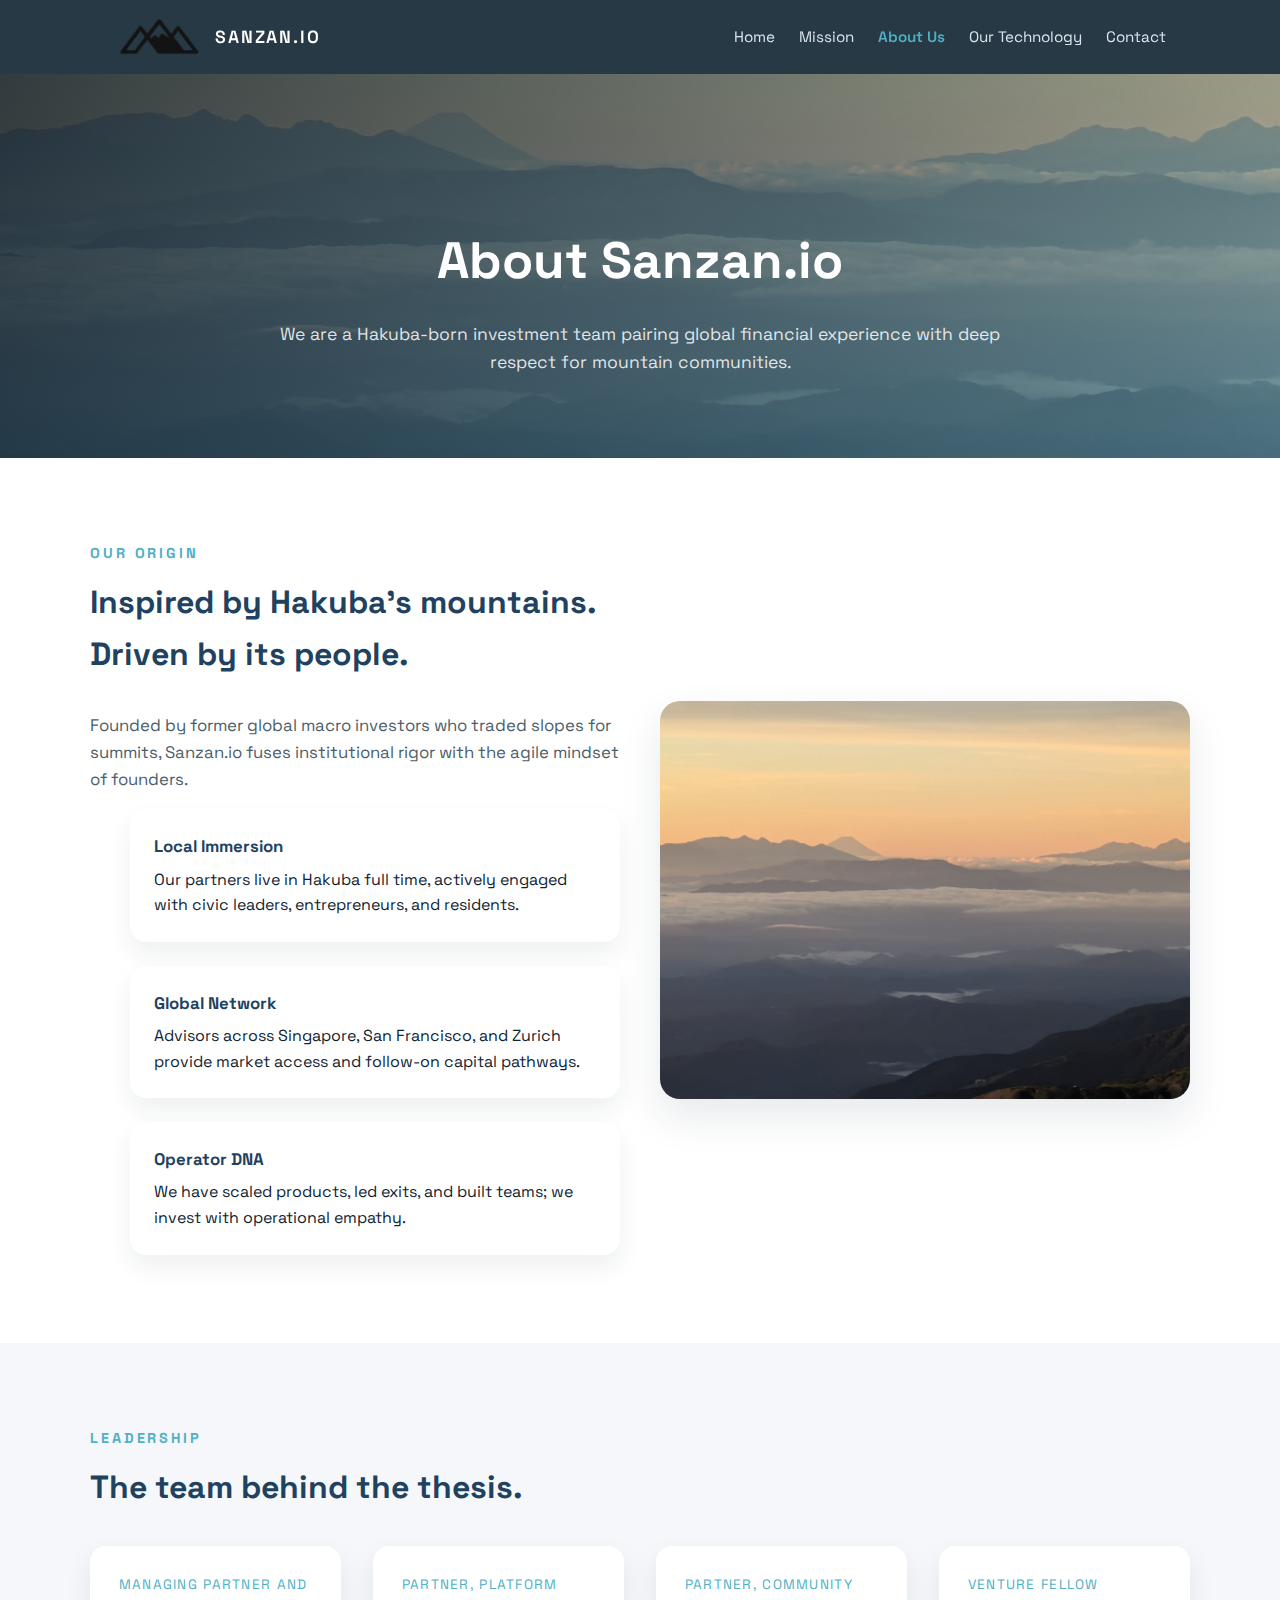
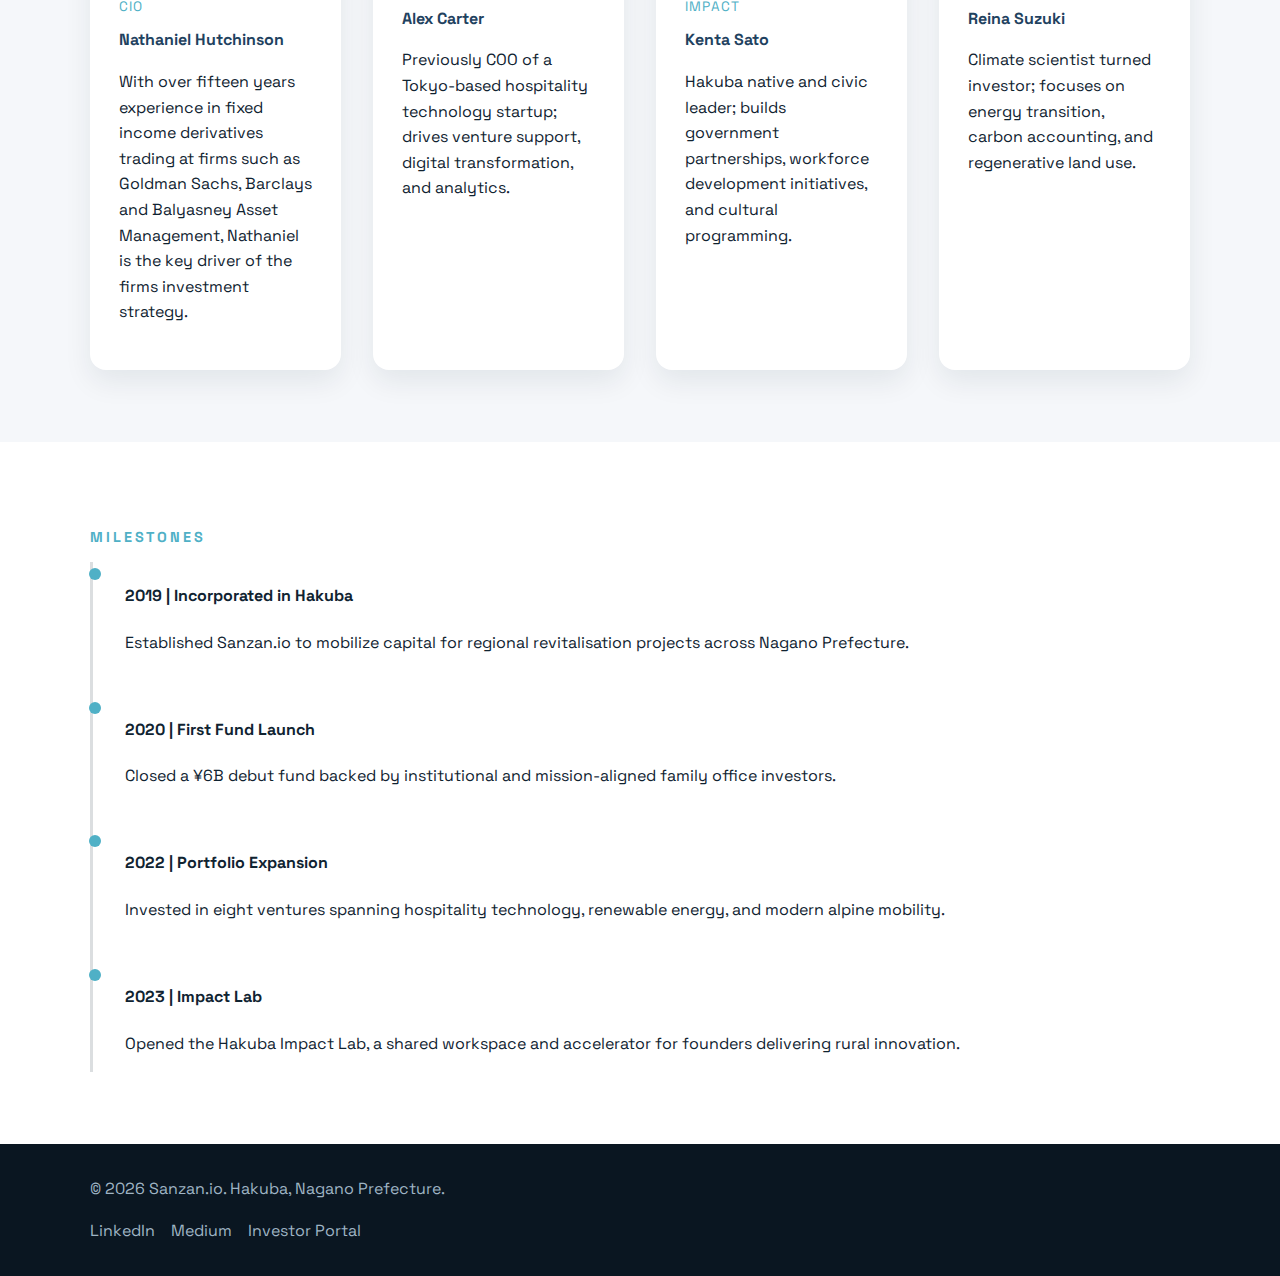
<file: about.html>
<!DOCTYPE html>
<html lang="en">
<head>
  <meta charset="UTF-8">
  <meta name="viewport" content="width=device-width, initial-scale=1.0">
  <title>About Us | Sanzan.io</title>
  <link rel="stylesheet" href="css/style.css">
</head>
<body>
  <header class="header">
    <nav class="navbar">
      <a class="logo" href="index.html">
        <img src="graphics/logo_clear.png" alt="Sanzan.io logo">
        SANZAN.IO
      </a>
      <div class="nav-links">
        <a href="index.html">Home</a>
        <a href="mission.html">Mission</a>
        <a class="active" href="about.html">About Us</a>
        <a href="technology.html">Our Technology</a>
        <a href="contact.html">Contact</a>
      </div>
    </nav>
  </header>

  <main>
    <section class="page-hero">
      <div class="content-wrapper">
        <h1>About Sanzan.io</h1>
        <p>We are a Hakuba-born investment team pairing global financial experience with deep respect for mountain communities.</p>
      </div>
    </section>

    <section class="section alt">
      <div class="content-wrapper two-column">
        <div>
          <h2>Our Origin</h2>
          <h3>Inspired by Hakuba's mountains. Driven by its people.</h3>
          <p class="lead">Founded by former global macro investors who traded slopes for summits, Sanzan.io fuses institutional rigor with the agile mindset of founders.</p>
          <ul class="values-list">
            <li>
              <strong>Local Immersion</strong>
              Our partners live in Hakuba full time, actively engaged with civic leaders, entrepreneurs, and residents.
            </li>
            <li>
              <strong>Global Network</strong>
              Advisors across Singapore, San Francisco, and Zurich provide market access and follow-on capital pathways.
            </li>
            <li>
              <strong>Operator DNA</strong>
              We have scaled products, led exits, and built teams; we invest with operational empathy.
            </li>
          </ul>
        </div>
        <div class="card" style="padding:0; overflow:hidden;">
          <img src="graphics/background.jpg" alt="Hakuba mountains" style="display:block; width:100%; height:100%; object-fit:cover;">
        </div>
      </div>
    </section>

    <section class="section">
      <div class="content-wrapper">
        <h2>Leadership</h2>
        <h3>The team behind the thesis.</h3>
        <div class="team-grid">
          <div class="team-card">
            <span>Managing Partner and CIO</span>
            <h4>Nathaniel Hutchinson</h4>
            <p>With over fifteen years experience in fixed income derivatives trading at firms such as Goldman Sachs, Barclays and Balyasney Asset Management, Nathaniel is the key driver of the firms investment strategy.</p>
          </div>
          <div class="team-card">
            <span>Partner, Platform</span>
            <h4>Alex Carter</h4>
            <p>Previously COO of a Tokyo-based hospitality technology startup; drives venture support, digital transformation, and analytics.</p>
          </div>
          <div class="team-card">
            <span>Partner, Community Impact</span>
            <h4>Kenta Sato</h4>
            <p>Hakuba native and civic leader; builds government partnerships, workforce development initiatives, and cultural programming.</p>
          </div>
          <div class="team-card">
            <span>Venture Fellow</span>
            <h4>Reina Suzuki</h4>
            <p>Climate scientist turned investor; focuses on energy transition, carbon accounting, and regenerative land use.</p>
          </div>
        </div>
      </div>
    </section>

    <section class="section alt">
      <div class="content-wrapper">
        <h2>Milestones</h2>
        <div class="timeline">
          <div class="timeline-item">
            <h4>2019 | Incorporated in Hakuba</h4>
            <p>Established Sanzan.io to mobilize capital for regional revitalisation projects across Nagano Prefecture.</p>
          </div>
          <div class="timeline-item">
            <h4>2020 | First Fund Launch</h4>
            <p>Closed a ¥6B debut fund backed by institutional and mission-aligned family office investors.</p>
          </div>
          <div class="timeline-item">
            <h4>2022 | Portfolio Expansion</h4>
            <p>Invested in eight ventures spanning hospitality technology, renewable energy, and modern alpine mobility.</p>
          </div>
          <div class="timeline-item">
            <h4>2023 | Impact Lab</h4>
            <p>Opened the Hakuba Impact Lab, a shared workspace and accelerator for founders delivering rural innovation.</p>
          </div>
        </div>
      </div>
    </section>
  </main>

  <footer class="footer">
    <div class="footer-content">
      <div>© <span id="year">2024</span> Sanzan.io. Hakuba, Nagano Prefecture.</div>
      <div class="social-links">
        <a href="#">LinkedIn</a>
        <a href="#">Medium</a>
        <a href="#">Investor Portal</a>
      </div>
    </div>
  </footer>

  <script>
    document.getElementById('year').textContent = new Date().getFullYear();
  </script>
</body>
</html>
</file>
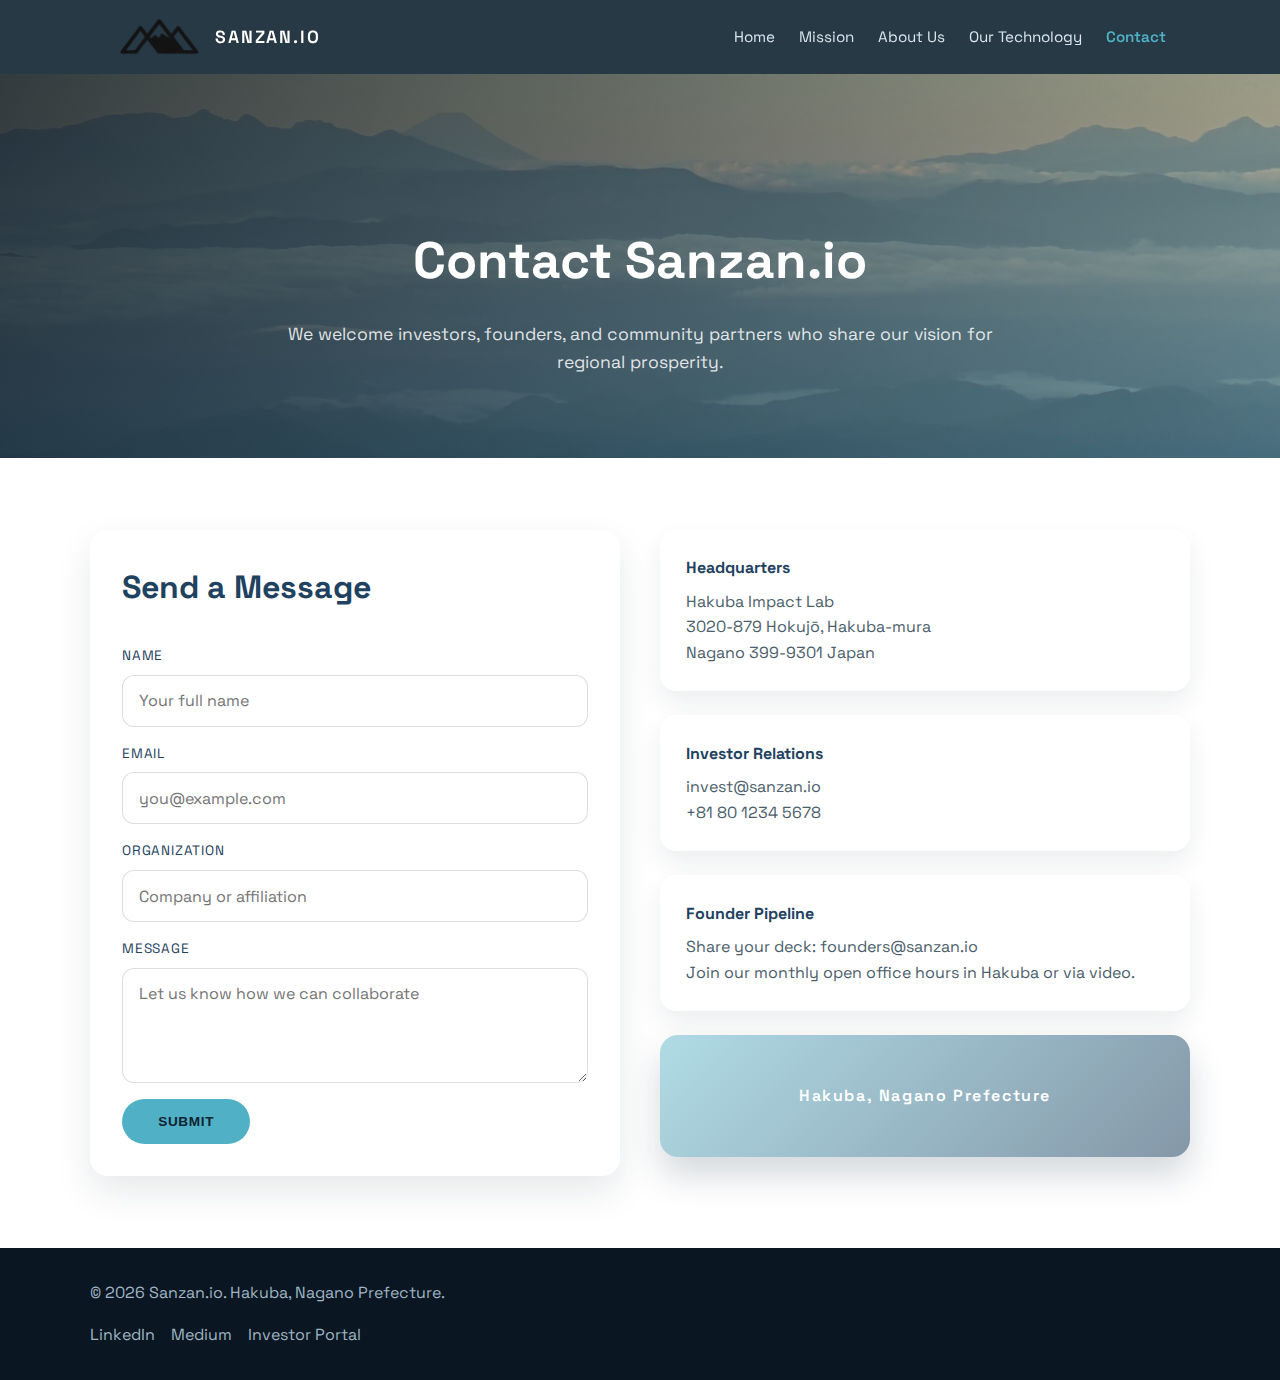
<file: contact.html>
<!DOCTYPE html>
<html lang="en">
<head>
  <meta charset="UTF-8">
  <meta name="viewport" content="width=device-width, initial-scale=1.0">
  <title>Contact Us | Sanzan.io</title>
  <link rel="stylesheet" href="css/style.css">
</head>
<body>
  <header class="header">
    <nav class="navbar">
      <a class="logo" href="index.html">
        <img src="graphics/logo_clear.png" alt="Sanzan.io logo">
        SANZAN.IO
      </a>
      <div class="nav-links">
        <a href="index.html">Home</a>
        <a href="mission.html">Mission</a>
        <a href="about.html">About Us</a>
        <a href="technology.html">Our Technology</a>
        <a class="active" href="contact.html">Contact</a>
      </div>
    </nav>
  </header>

  <main>
    <section class="page-hero">
      <div class="content-wrapper">
        <h1>Contact Sanzan.io</h1>
        <p>We welcome investors, founders, and community partners who share our vision for regional prosperity.</p>
      </div>
    </section>

    <section class="section alt">
      <div class="content-wrapper contact-grid">
        <div class="contact-form">
          <h3>Send a Message</h3>
          <form>
            <label>
              Name
              <input type="text" name="name" placeholder="Your full name">
            </label>
            <label>
              Email
              <input type="email" name="email" placeholder="you@example.com">
            </label>
            <label>
              Organization
              <input type="text" name="organization" placeholder="Company or affiliation">
            </label>
            <label>
              Message
              <textarea name="message" rows="4" placeholder="Let us know how we can collaborate"></textarea>
            </label>
            <button class="btn primary" type="submit">Submit</button>
          </form>
        </div>
        <div class="contact-details">
          <div class="detail-card">
            <h4>Headquarters</h4>
            <p>Hakuba Impact Lab<br> 3020-879 Hokujō, Hakuba-mura<br> Nagano 399-9301 Japan</p>
          </div>
          <div class="detail-card">
            <h4>Investor Relations</h4>
            <p>invest@sanzan.io<br> +81 80 1234 5678</p>
          </div>
          <div class="detail-card">
            <h4>Founder Pipeline</h4>
            <p>Share your deck: founders@sanzan.io<br>Join our monthly open office hours in Hakuba or via video.</p>
          </div>
          <div class="map-placeholder">
            Hakuba, Nagano Prefecture
          </div>
        </div>
      </div>
    </section>
  </main>

  <footer class="footer">
    <div class="footer-content">
      <div>© <span id="year">2024</span> Sanzan.io. Hakuba, Nagano Prefecture.</div>
      <div class="social-links">
        <a href="#">LinkedIn</a>
        <a href="#">Medium</a>
        <a href="#">Investor Portal</a>
      </div>
    </div>
  </footer>

  <script>
    document.getElementById('year').textContent = new Date().getFullYear();
  </script>
</body>
</html>
</file>
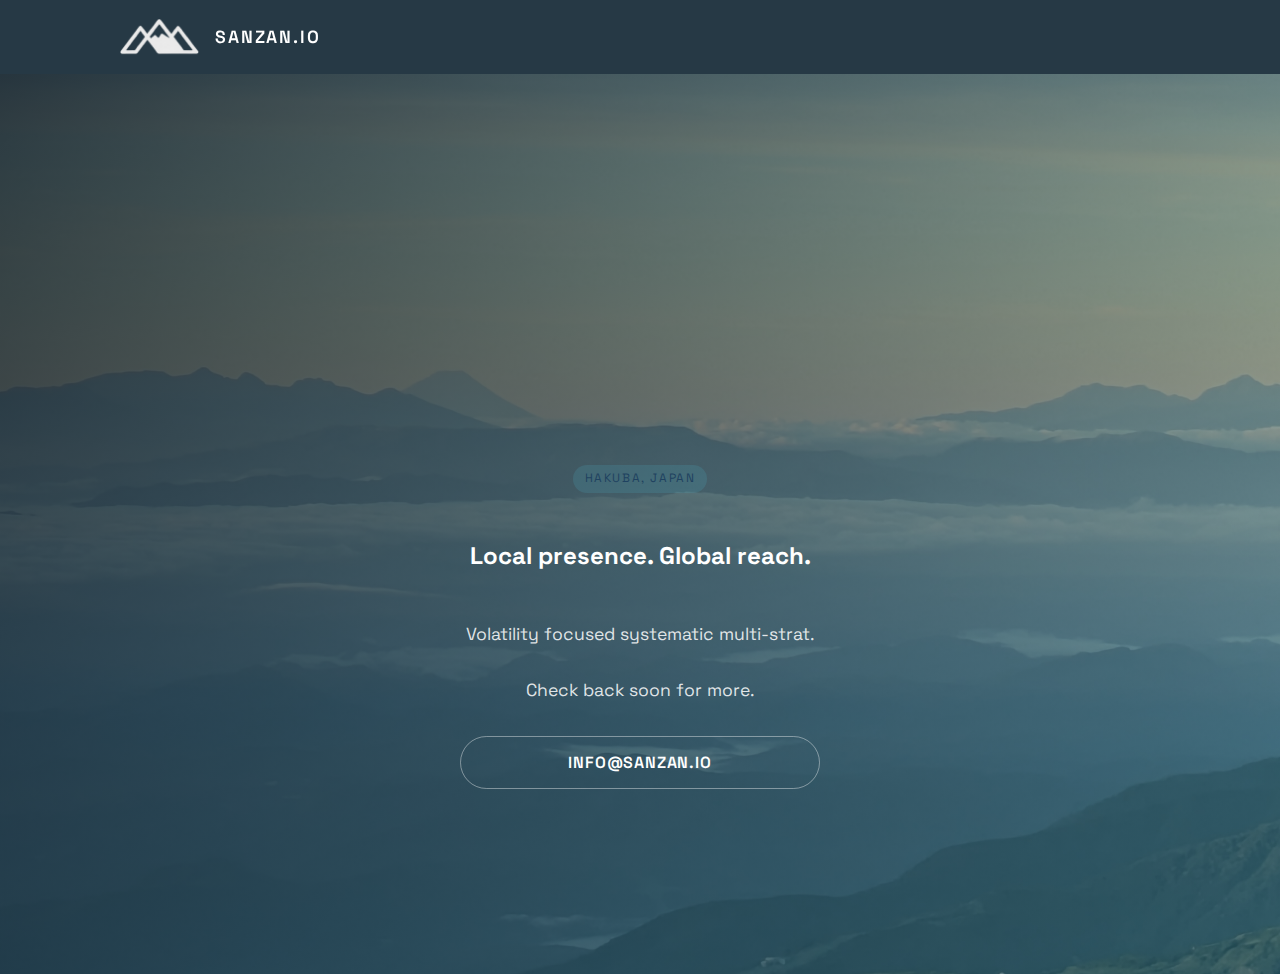
<file: index2.html>
<!DOCTYPE html>
<html lang="en">
<head>
  <meta charset="UTF-8">
  <meta name="viewport" content="width=device-width, initial-scale=1.0">
  <title>Sanzan.io | Under Construction</title>
  <link rel="stylesheet" href="css/style.css">

  <style>
    .construction-hero {
      position: relative;
      background: url("graphics/background.jpg") center/cover no-repeat;
      color: white;
      min-height: 100vh;
      display: flex;
      align-items: center;
      justify-content: center;
      text-align: center;
      padding: 2rem;
    }

    .construction-hero::before {
      content: "";
      position: absolute;
      inset: 0;
      background: linear-gradient(130deg, rgba(16, 35, 49, 0.88), rgba(79, 176, 198, 0.42));
    }

    .construction-content {
      position: relative;
      max-width: 620px;
      display: grid;
      gap: 1.5rem;
    }

    /* ------------- ADDED: LOGO ANIMATION ---------------- */
    .logo-intro {
      position: relative;
      width: 360px;         /* adjust size */
      margin: 0 auto -0.5rem auto;   /* spacing */
      filter: drop-shadow(0 10px 30px rgba(0,0,0,1.4));
    }

    .logo-frame { overflow: hidden; }

    .logo-img {
      width: 100%;
      display: block;
      transform: translateY(24px) scale(0.94);
      opacity: 0;
      animation: logo-in 1.4s cubic-bezier(0.23, 1, 0.32, 1) 1.0s forwards;
    }

    .logo-intro::after {
      content: "";
      position: absolute;
      left: 12%;
      right: 12%;
      bottom: -10px;
      height: 2px;
      background: linear-gradient(90deg, #adadad, #fff, #adadad);
      transform-origin: left center;
      transform: scaleX(0);
      opacity: 0;
      animation: underline 0.5s ease-out 1.3s forwards;
     

    }

    @keyframes logo-in {
      0% {
        transform: translateY(24px) scale(0.94);
        opacity: 0;
      }
      60% {
        transform: translateY(0) scale(1.02);
        opacity: 1;
      }
      100% {
        transform: translateY(0) scale(1);
        opacity: 1;
      }
    }

    @keyframes underline {
      0%   { transform: scaleX(0); opacity: 0; }
      100% { transform: scaleX(1); opacity: 0.9; }
    }
    /* ---------------------------------------------------- */

    .construction-content h1 {
      font-size: clamp(2.4rem, 6vw, 3.6rem);
      margin: 0;
      letter-spacing: -0.01em;
    }

    .construction-content p {
      font-size: 1.1rem;
      color: rgba(255, 255, 255, 0.85);
      margin: 0;
    }

    .navbar .brand {
      display: inline-flex;
      align-items: center;
      gap: 0.6rem;
      font-size: 1.1rem;
      letter-spacing: 0.12rem;
      text-transform: uppercase;
      font-weight: 600;
      color: white;
    }

    .navbar .brand img {
      height: 42px;
      width: auto;
    }

    .badge {
      justify-self: center;
    }

    .contact-link {
      display: inline-block;
      margin-top: 0.5rem;
      padding: 0.8rem 2rem;
      border-radius: 999px;
      border: 1px solid rgba(255, 255, 255, 0.4);
      font-weight: 600;
      letter-spacing: 0.05rem;
      text-transform: uppercase;
      color: white;
      transition: background 200ms ease, transform 200ms ease;
    }

    .contact-link:hover,
    .contact-link:focus {
      background: rgba(79, 176, 198, 0.25);
      transform: translateY(-2px);
    }

    @media (max-width: 640px) {
      .construction-hero { min-height: 90vh; }
      .construction-content p { font-size: 1rem; }
    }
  </style>
</head>
<body>
  <header class="header">
    <nav class="navbar">
      <div class="brand">
        <img src="graphics/logo_clear_white.png" alt="Sanzan.io logo">
        SANZAN.IO
      </div>
    </nav>
  </header>

  <main>
    <section class="construction-hero">
      <div class="construction-content">

        <!-- ADDED: ANIMATED LOGO -->
        <div class="logo-intro">
          <div class="logo-frame">
            <img src="graphics/logo_clear_white.png" alt="Sanzan.io logo" class="logo-img">
          </div>
        </div>
        <p></p>
        <span class="badge">Hakuba, Japan</span>
        <h2>Local presence. Global reach.</h2>
        <p>
          Volatility focused systematic multi-strat.
          </br></br>
          Check back soon for more.
        </p>
        <a class="contact-link" href="mailto:info@sanzan.io">info@sanzan.io</a>
      </div>
    </section>
  </main>
</body>
</html>
</file>
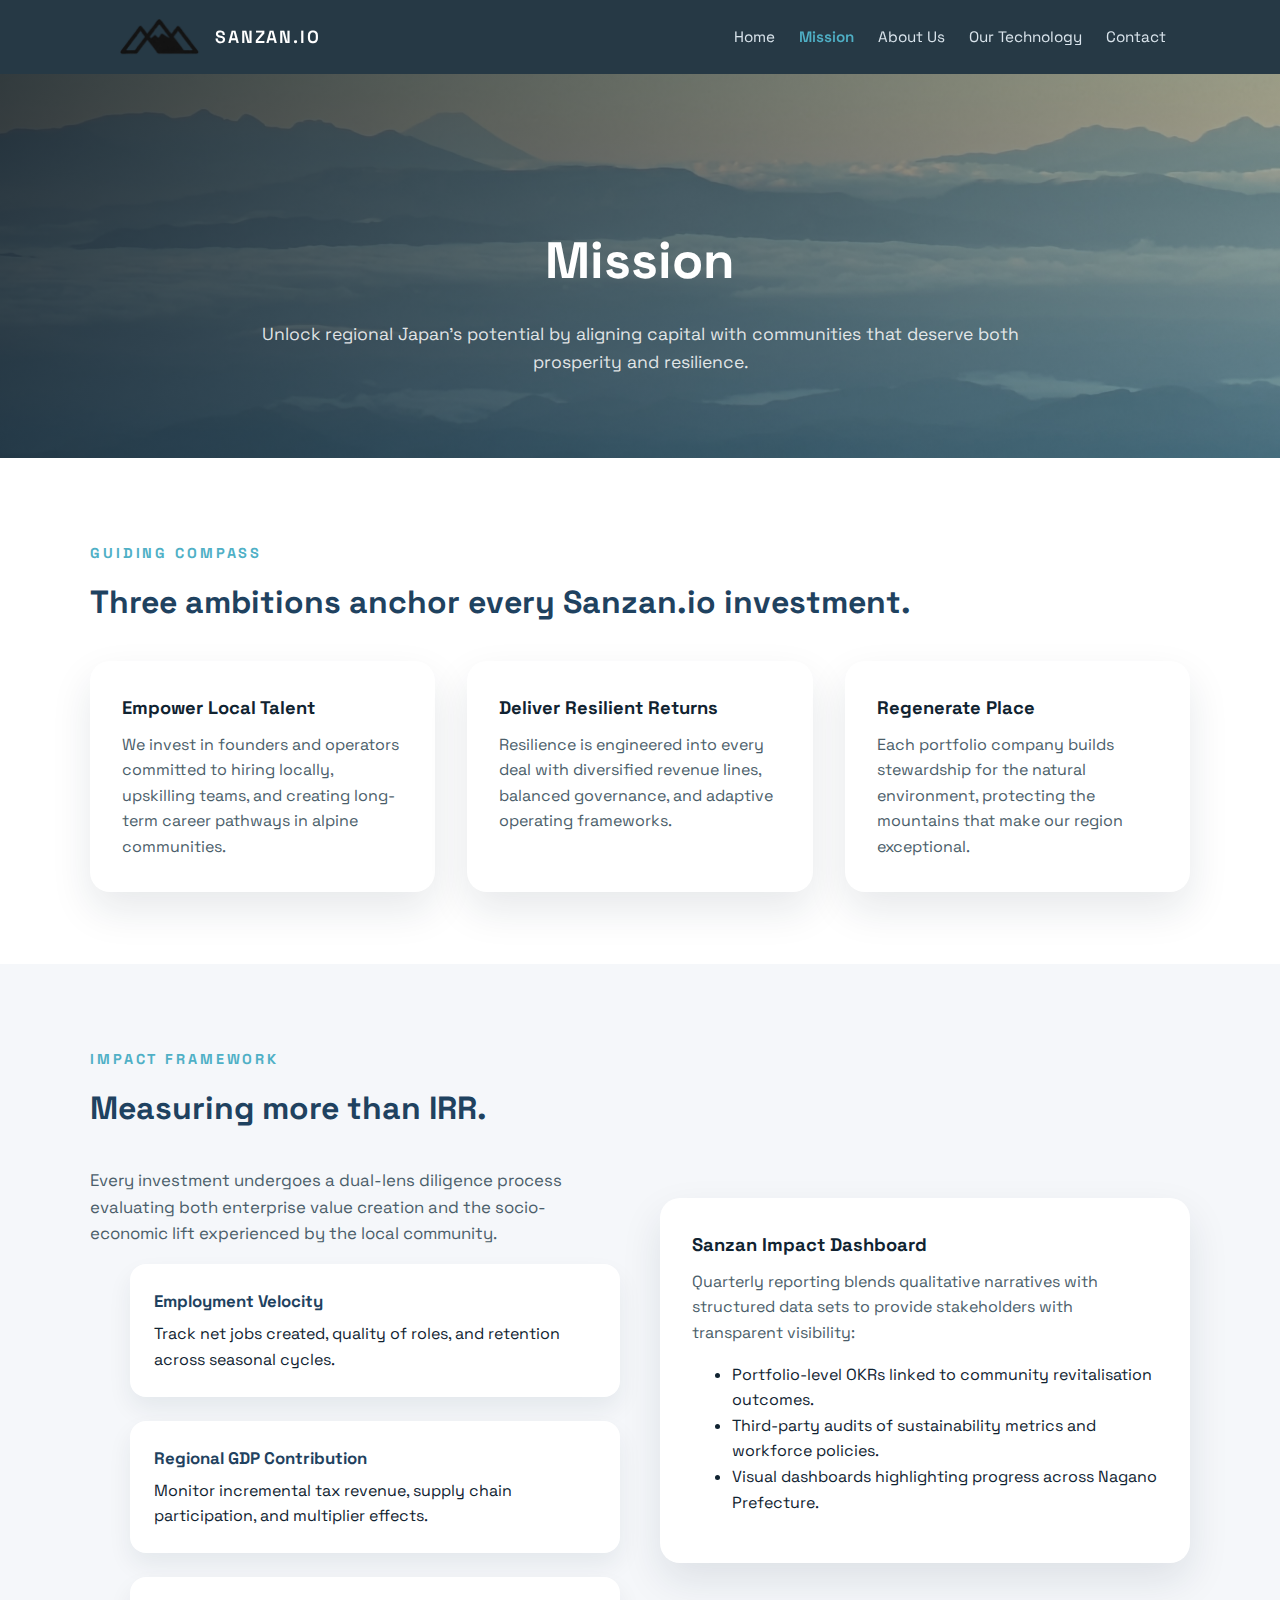
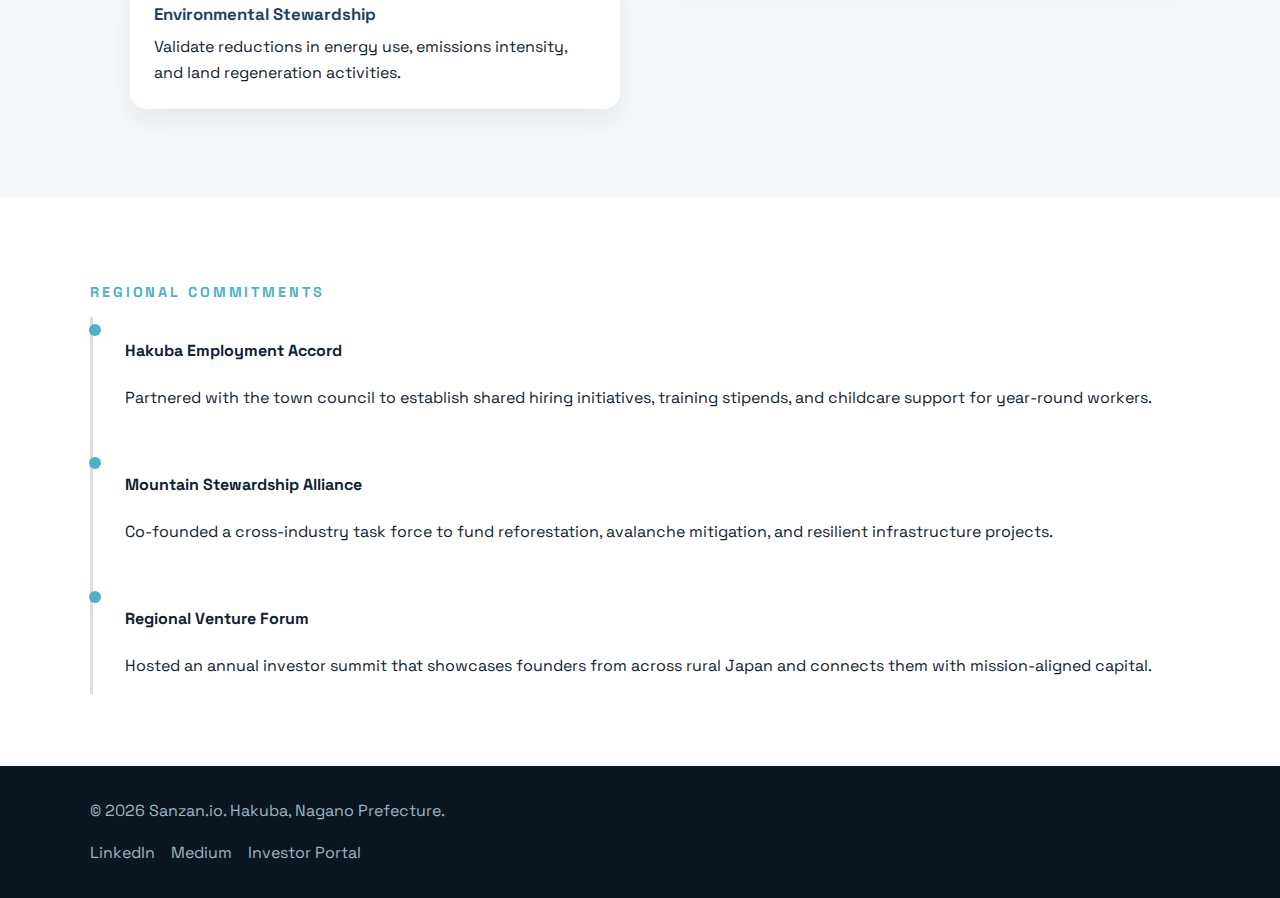
<file: mission.html>
<!DOCTYPE html>
<html lang="en">
<head>
  <meta charset="UTF-8">
  <meta name="viewport" content="width=device-width, initial-scale=1.0">
  <title>Mission | Sanzan.io</title>
  <link rel="stylesheet" href="css/style.css">
</head>
<body>
  <header class="header">
    <nav class="navbar">
      <a class="logo" href="index.html">
        <img src="graphics/logo_clear.png" alt="Sanzan.io logo">
        SANZAN.IO
      </a>
      <div class="nav-links">
        <a href="index.html">Home</a>
        <a class="active" href="mission.html">Mission</a>
        <a href="about.html">About Us</a>
        <a href="technology.html">Our Technology</a>
        <a href="contact.html">Contact</a>
      </div>
    </nav>
  </header>

  <main>
    <section class="page-hero">
      <div class="content-wrapper">
        <h1>Mission</h1>
        <p>Unlock regional Japan's potential by aligning capital with communities that deserve both prosperity and resilience.</p>
      </div>
    </section>

    <section class="section alt">
      <div class="content-wrapper">
        <h2>Guiding Compass</h2>
        <h3>Three ambitions anchor every Sanzan.io investment.</h3>
        <div class="grid features">
          <article class="card">
            <h4>Empower Local Talent</h4>
            <p>We invest in founders and operators committed to hiring locally, upskilling teams, and creating long-term career pathways in alpine communities.</p>
          </article>
          <article class="card">
            <h4>Deliver Resilient Returns</h4>
            <p>Resilience is engineered into every deal with diversified revenue lines, balanced governance, and adaptive operating frameworks.</p>
          </article>
          <article class="card">
            <h4>Regenerate Place</h4>
            <p>Each portfolio company builds stewardship for the natural environment, protecting the mountains that make our region exceptional.</p>
          </article>
        </div>
      </div>
    </section>

    <section class="section">
      <div class="content-wrapper two-column">
        <div>
          <h2>Impact Framework</h2>
          <h3>Measuring more than IRR.</h3>
          <p class="lead">Every investment undergoes a dual-lens diligence process evaluating both enterprise value creation and the socio-economic lift experienced by the local community.</p>
          <ul class="values-list">
            <li>
              <strong>Employment Velocity</strong>
              Track net jobs created, quality of roles, and retention across seasonal cycles.
            </li>
            <li>
              <strong>Regional GDP Contribution</strong>
              Monitor incremental tax revenue, supply chain participation, and multiplier effects.
            </li>
            <li>
              <strong>Environmental Stewardship</strong>
              Validate reductions in energy use, emissions intensity, and land regeneration activities.
            </li>
          </ul>
        </div>
        <div class="card">
          <h4>Sanzan Impact Dashboard</h4>
          <p>Quarterly reporting blends qualitative narratives with structured data sets to provide stakeholders with transparent visibility:</p>
          <ul>
            <li>Portfolio-level OKRs linked to community revitalisation outcomes.</li>
            <li>Third-party audits of sustainability metrics and workforce policies.</li>
            <li>Visual dashboards highlighting progress across Nagano Prefecture.</li>
          </ul>
        </div>
      </div>
    </section>

    <section class="section alt">
      <div class="content-wrapper">
        <h2>Regional Commitments</h2>
        <div class="timeline">
          <div class="timeline-item">
            <h4>Hakuba Employment Accord</h4>
            <p>Partnered with the town council to establish shared hiring initiatives, training stipends, and childcare support for year-round workers.</p>
          </div>
          <div class="timeline-item">
            <h4>Mountain Stewardship Alliance</h4>
            <p>Co-founded a cross-industry task force to fund reforestation, avalanche mitigation, and resilient infrastructure projects.</p>
          </div>
          <div class="timeline-item">
            <h4>Regional Venture Forum</h4>
            <p>Hosted an annual investor summit that showcases founders from across rural Japan and connects them with mission-aligned capital.</p>
          </div>
        </div>
      </div>
    </section>
  </main>

  <footer class="footer">
    <div class="footer-content">
      <div>© <span id="year">2024</span> Sanzan.io. Hakuba, Nagano Prefecture.</div>
      <div class="social-links">
        <a href="#">LinkedIn</a>
        <a href="#">Medium</a>
        <a href="#">Investor Portal</a>
      </div>
    </div>
  </footer>

  <script>
    document.getElementById('year').textContent = new Date().getFullYear();
  </script>
</body>
</html>
</file>
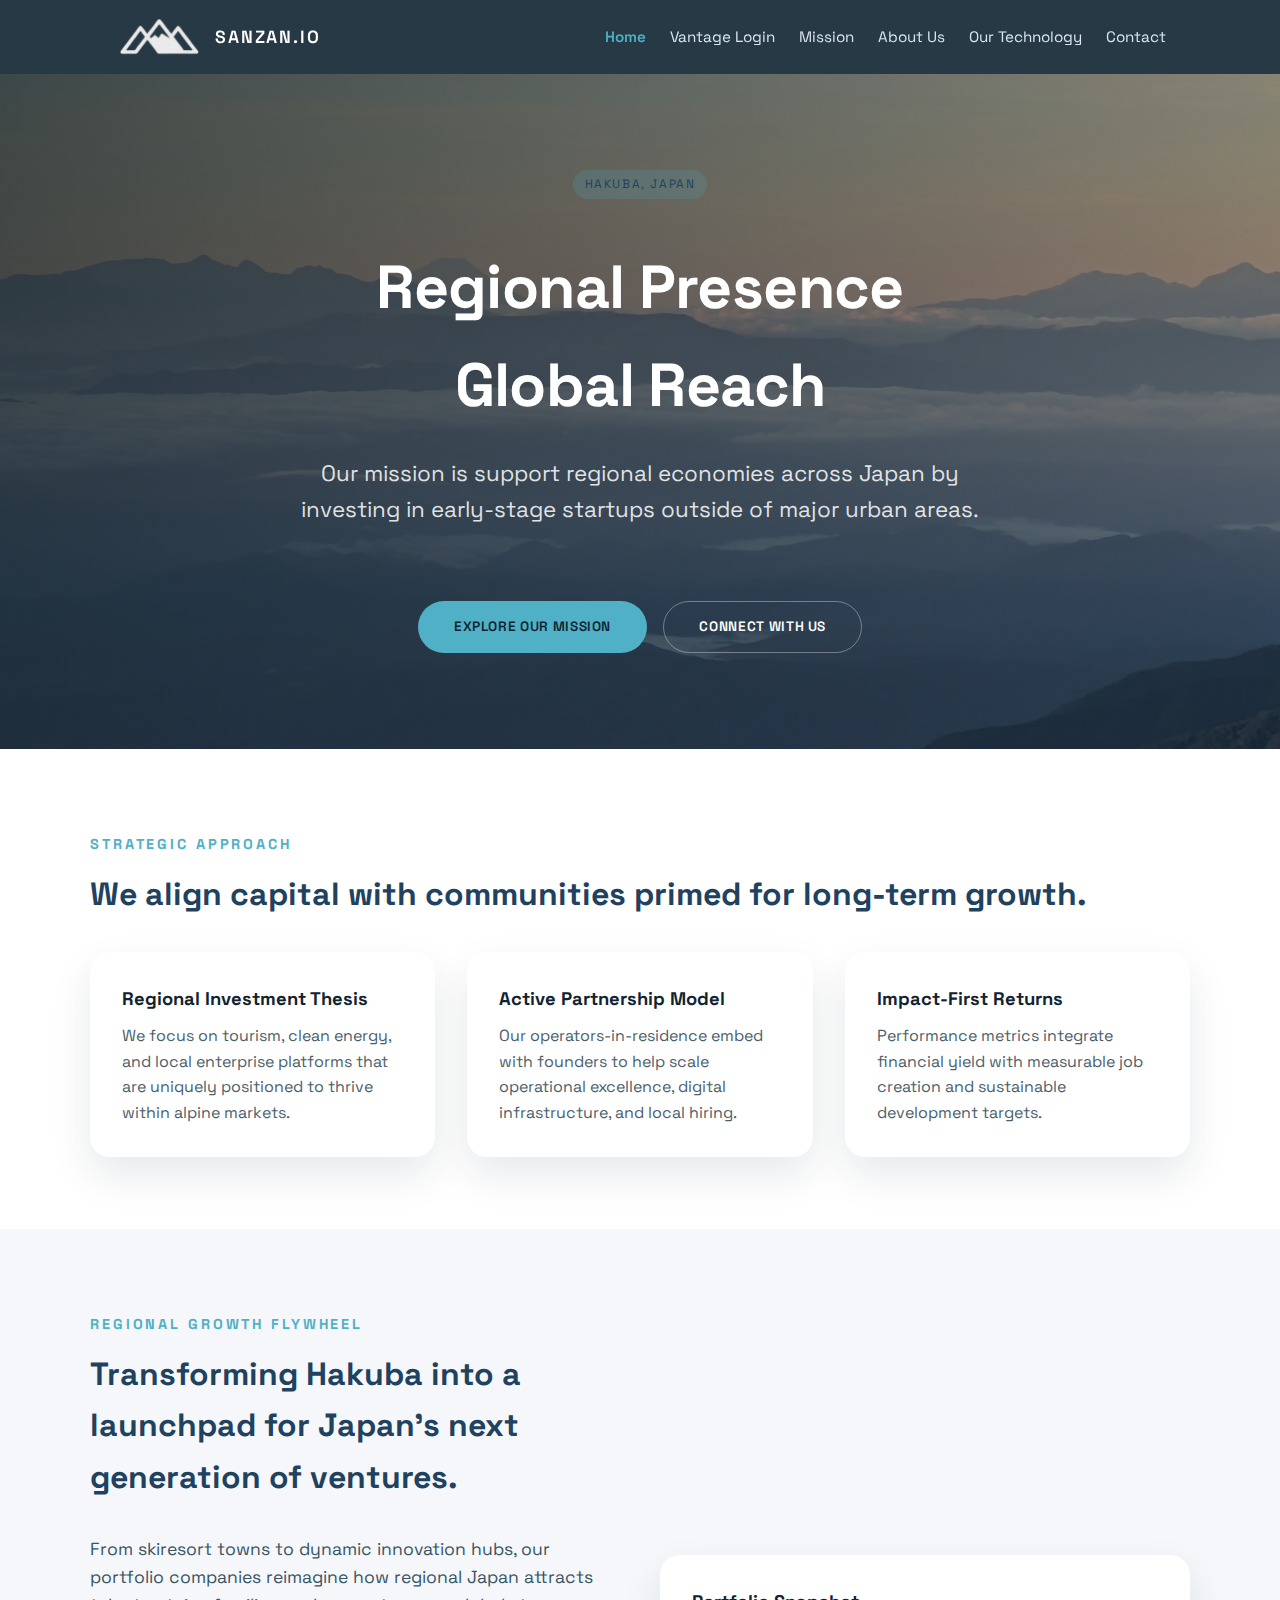
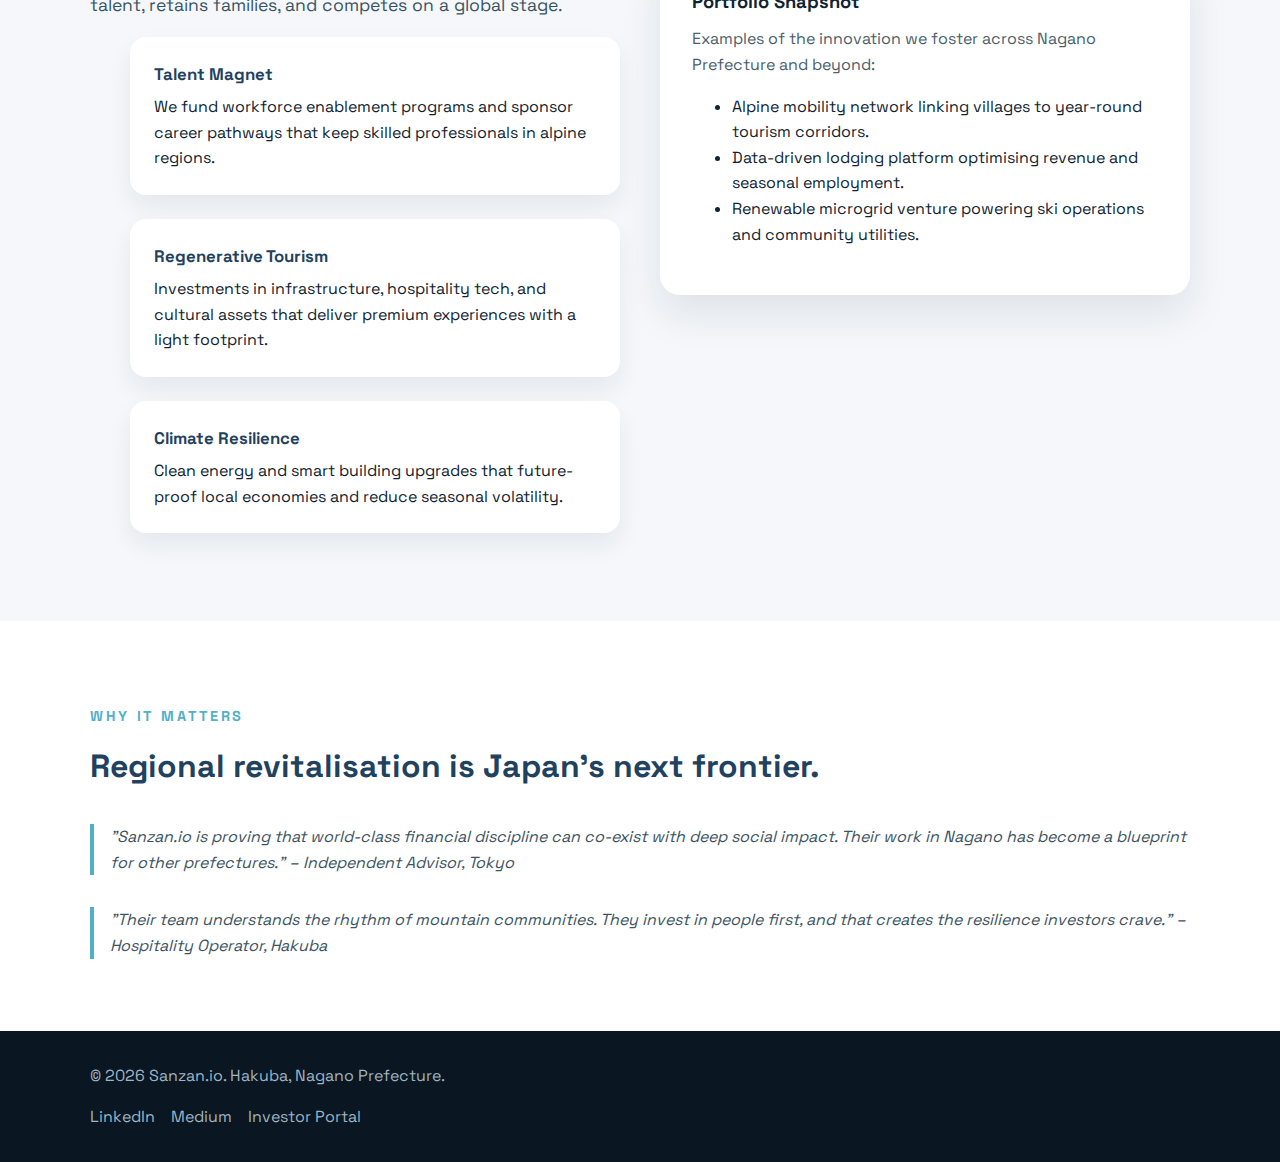
<file: site-backup.html>
<!DOCTYPE html>
<html lang="en">
<head>
  <meta charset="UTF-8">
  <meta name="viewport" content="width=device-width, initial-scale=1.0">
  <title>Sanzan.io | Regional Investment Management in Hakuba, Japan</title>
  <link rel="stylesheet" href="css/style.css">
</head>
<body>
  <header class="header">
    <nav class="navbar">
      <a class="logo" href="index.html">
        <img src="graphics/logo_clear_white.png" alt="Sanzan.io logo">
        SANZAN.IO
      </a>
      <div class="nav-links">
        <a class="active" href="index.html">Home</a>
        <a href="vantage.html">Vantage Login</a>
        <a href="mission.html">Mission</a>
        <a href="about.html">About Us</a>
        <a href="technology.html">Our Technology</a>
        <a href="contact.html">Contact</a>
      </div>
    </nav>
  </header>

  <main>
    <section class="hero">
      <div class="hero-content">
        <span class="badge">Hakuba, Japan</span>
        <h1>Regional Presence  Global Reach</h1>
        <p>
          Our mission is support regional economies across Japan
          by investing in early-stage startups outside of major urban areas.</br></br>
        </p>
        <div class="btn-group">
          <a class="btn primary" href="mission.html">Explore Our Mission</a>
          <a class="btn secondary" href="contact.html">Connect with Us</a>
        </div>
      </div>
    </section>

    <section class="section alt">
      <div class="content-wrapper">
        <h2>Strategic Approach</h2>
        <h3>We align capital with communities primed for long-term growth.</h3>
        <div class="grid features">
          <article class="card">
            <h4>Regional Investment Thesis</h4>
            <p>We focus on tourism, clean energy, and local enterprise platforms that are uniquely positioned to thrive within alpine markets.</p>
          </article>
          <article class="card">
            <h4>Active Partnership Model</h4>
            <p>Our operators-in-residence embed with founders to help scale operational excellence, digital infrastructure, and local hiring.</p>
          </article>
          <article class="card">
            <h4>Impact-First Returns</h4>
            <p>Performance metrics integrate financial yield with measurable job creation and sustainable development targets.</p>
          </article>
        </div>
      </div>
    </section>

    <section class="section">
      <div class="content-wrapper two-column">
        <div>
          <h2>Regional Growth Flywheel</h2>
          <h3>Transforming Hakuba into a launchpad for Japan's next generation of ventures.</h3>
          <p class="highlight-text">From skiresort towns to dynamic innovation hubs, our portfolio companies reimagine how regional Japan attracts talent, retains families, and competes on a global stage.</p>
          <ul class="values-list">
            <li>
              <strong>Talent Magnet</strong>
              We fund workforce enablement programs and sponsor career pathways that keep skilled professionals in alpine regions.
            </li>
            <li>
              <strong>Regenerative Tourism</strong>
              Investments in infrastructure, hospitality tech, and cultural assets that deliver premium experiences with a light footprint.
            </li>
            <li>
              <strong>Climate Resilience</strong>
              Clean energy and smart building upgrades that future-proof local economies and reduce seasonal volatility.
            </li>
          </ul>
        </div>
        <div class="card">
          <h4>Portfolio Snapshot</h4>
          <p>Examples of the innovation we foster across Nagano Prefecture and beyond:</p>
          <ul>
            <li>Alpine mobility network linking villages to year-round tourism corridors.</li>
            <li>Data-driven lodging platform optimising revenue and seasonal employment.</li>
            <li>Renewable microgrid venture powering ski operations and community utilities.</li>
          </ul>
        </div>
      </div>
    </section>

    <section class="section alt">
      <div class="content-wrapper">
        <h2>Why It Matters</h2>
        <h3>Regional revitalisation is Japan's next frontier.</h3>
        <div class="grid">
          <blockquote>
            "Sanzan.io is proving that world-class financial discipline can co-exist with deep social impact. Their work in Nagano has become a blueprint for other prefectures." – Independent Advisor, Tokyo
          </blockquote>
          <blockquote>
            "Their team understands the rhythm of mountain communities. They invest in people first, and that creates the resilience investors crave." – Hospitality Operator, Hakuba
          </blockquote>
        </div>
      </div>
    </section>
  </main>

  <footer class="footer">
    <div class="footer-content">
      <div>© <span id="year">2024</span> Sanzan.io. Hakuba, Nagano Prefecture.</div>
      <div class="social-links">
        <a href="#">LinkedIn</a>
        <a href="#">Medium</a>
        <a href="#">Investor Portal</a>
      </div>
    </div>
  </footer>

  <script>
    document.getElementById('year').textContent = new Date().getFullYear();
  </script>
</body>
</html>
</file>
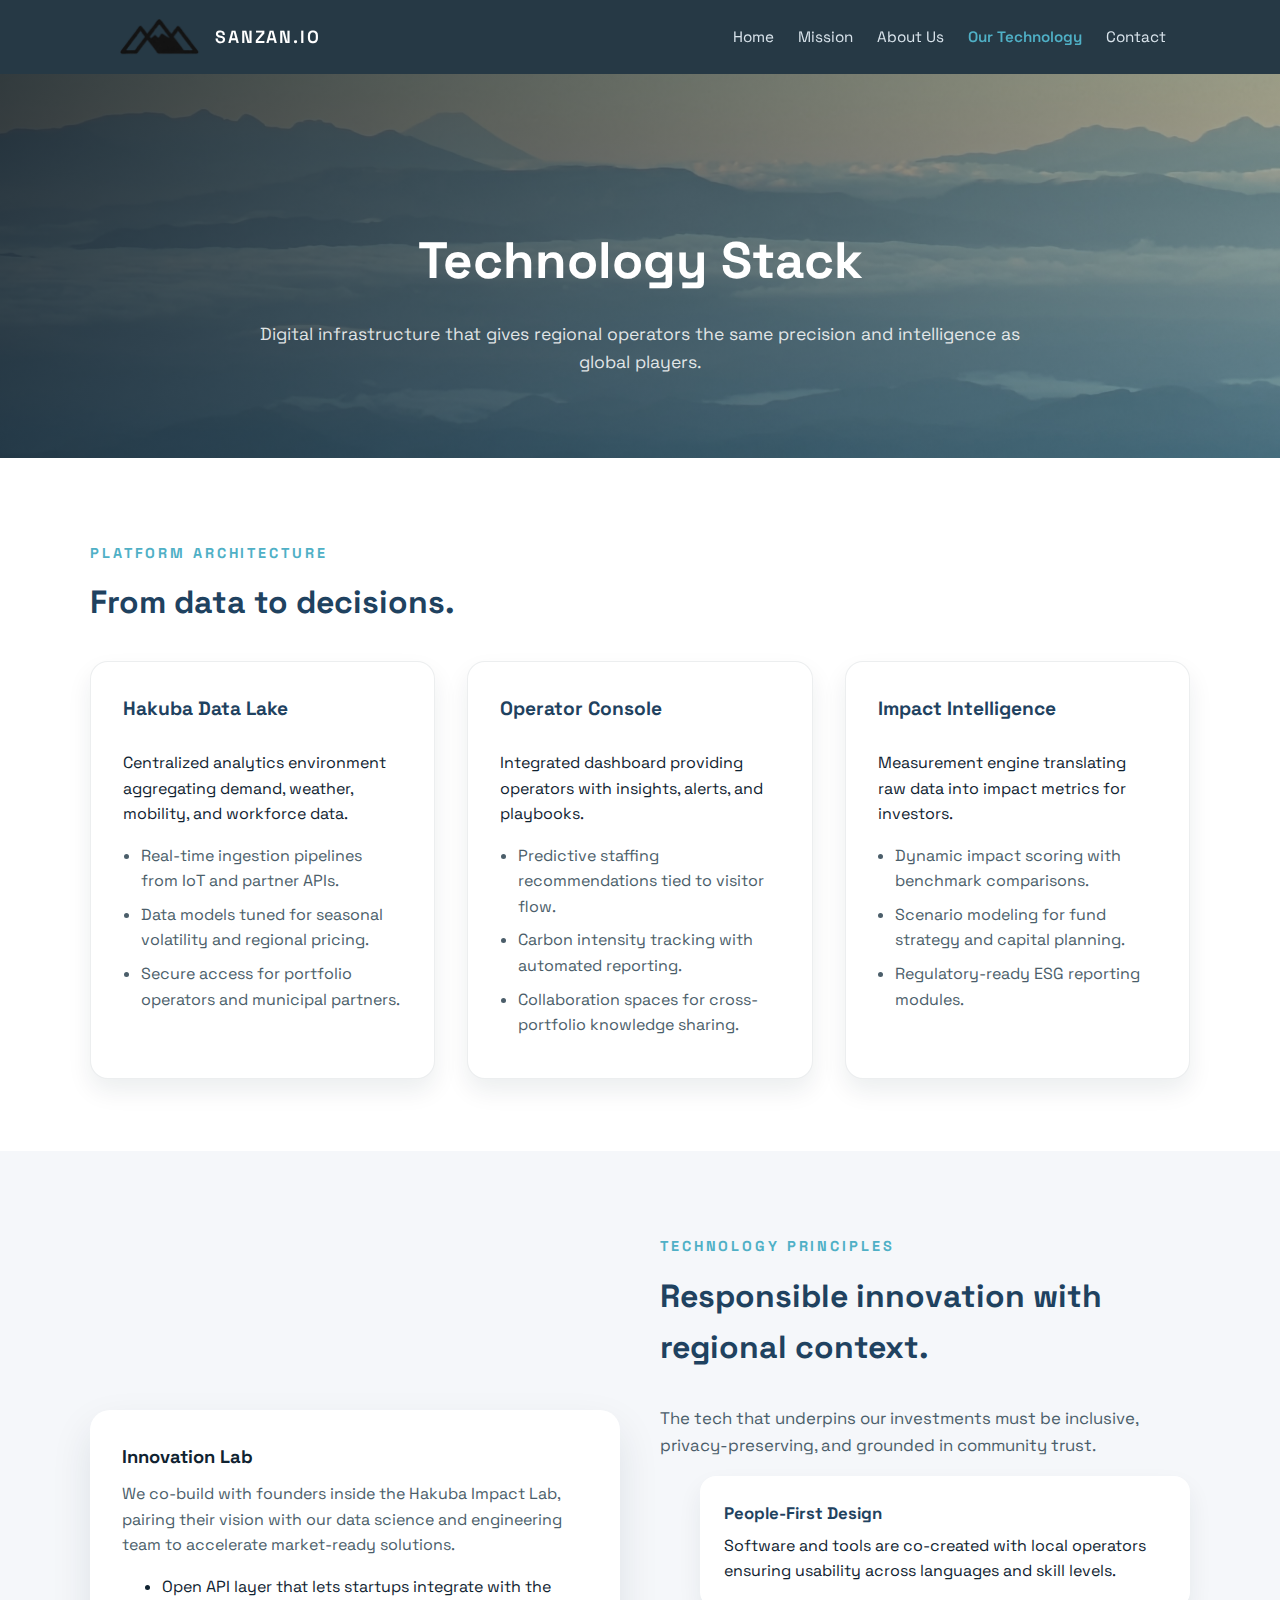
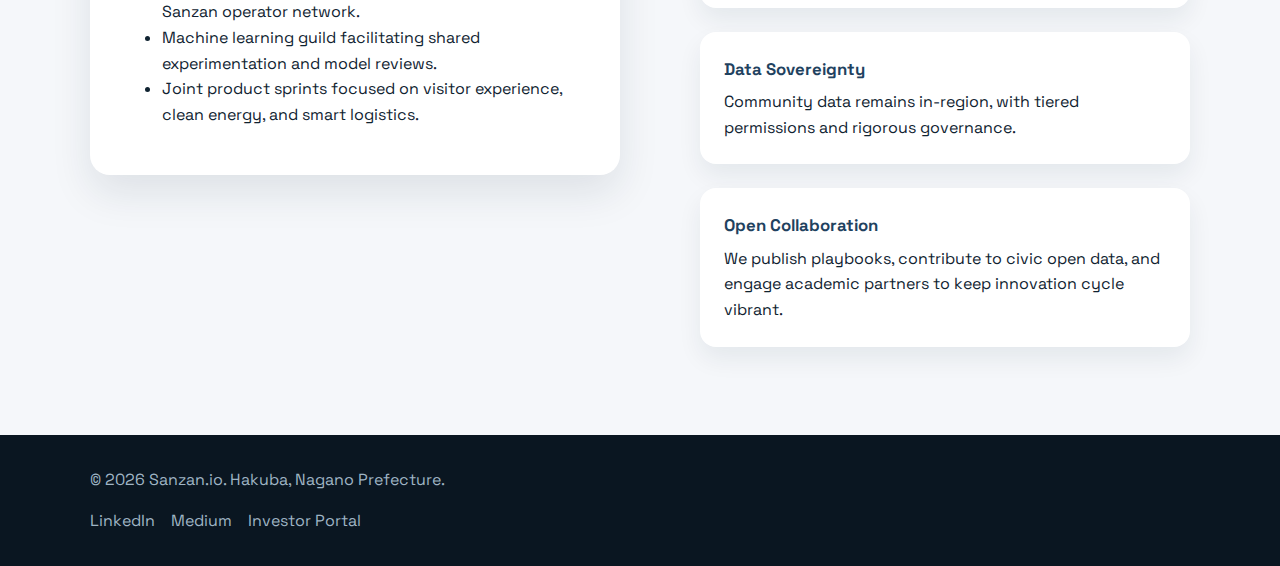
<file: technology.html>
<!DOCTYPE html>
<html lang="en">
<head>
  <meta charset="UTF-8">
  <meta name="viewport" content="width=device-width, initial-scale=1.0">
  <title>Our Technology | Sanzan.io</title>
  <link rel="stylesheet" href="css/style.css">
</head>
<body>
  <header class="header">
    <nav class="navbar">
      <a class="logo" href="index.html">
        <img src="graphics/logo_clear.png" alt="Sanzan.io logo">
        SANZAN.IO
      </a>
      <div class="nav-links">
        <a href="index.html">Home</a>
        <a href="mission.html">Mission</a>
        <a href="about.html">About Us</a>
        <a class="active" href="technology.html">Our Technology</a>
        <a href="contact.html">Contact</a>
      </div>
    </nav>
  </header>

  <main>
    <section class="page-hero">
      <div class="content-wrapper">
        <h1>Technology Stack</h1>
        <p>Digital infrastructure that gives regional operators the same precision and intelligence as global players.</p>
      </div>
    </section>

    <section class="section alt">
      <div class="content-wrapper">
        <h2>Platform Architecture</h2>
        <h3>From data to decisions.</h3>
        <div class="tech-grid">
          <div class="tech-card">
            <h4>Hakuba Data Lake</h4>
            <p>Centralized analytics environment aggregating demand, weather, mobility, and workforce data.</p>
            <ul>
              <li>Real-time ingestion pipelines from IoT and partner APIs.</li>
              <li>Data models tuned for seasonal volatility and regional pricing.</li>
              <li>Secure access for portfolio operators and municipal partners.</li>
            </ul>
          </div>
          <div class="tech-card">
            <h4>Operator Console</h4>
            <p>Integrated dashboard providing operators with insights, alerts, and playbooks.</p>
            <ul>
              <li>Predictive staffing recommendations tied to visitor flow.</li>
              <li>Carbon intensity tracking with automated reporting.</li>
              <li>Collaboration spaces for cross-portfolio knowledge sharing.</li>
            </ul>
          </div>
          <div class="tech-card">
            <h4>Impact Intelligence</h4>
            <p>Measurement engine translating raw data into impact metrics for investors.</p>
            <ul>
              <li>Dynamic impact scoring with benchmark comparisons.</li>
              <li>Scenario modeling for fund strategy and capital planning.</li>
              <li>Regulatory-ready ESG reporting modules.</li>
            </ul>
          </div>
        </div>
      </div>
    </section>

    <section class="section">
      <div class="content-wrapper two-column">
        <div class="card">
          <h4>Innovation Lab</h4>
          <p>We co-build with founders inside the Hakuba Impact Lab, pairing their vision with our data science and engineering team to accelerate market-ready solutions.</p>
          <ul>
            <li>Open API layer that lets startups integrate with the Sanzan operator network.</li>
            <li>Machine learning guild facilitating shared experimentation and model reviews.</li>
            <li>Joint product sprints focused on visitor experience, clean energy, and smart logistics.</li>
          </ul>
        </div>
        <div>
          <h2>Technology Principles</h2>
          <h3>Responsible innovation with regional context.</h3>
          <p class="lead">The tech that underpins our investments must be inclusive, privacy-preserving, and grounded in community trust.</p>
          <ul class="values-list">
            <li>
              <strong>People-First Design</strong>
              Software and tools are co-created with local operators ensuring usability across languages and skill levels.
            </li>
            <li>
              <strong>Data Sovereignty</strong>
              Community data remains in-region, with tiered permissions and rigorous governance.
            </li>
            <li>
              <strong>Open Collaboration</strong>
              We publish playbooks, contribute to civic open data, and engage academic partners to keep innovation cycle vibrant.
            </li>
          </ul>
        </div>
      </div>
    </section>
  </main>

  <footer class="footer">
    <div class="footer-content">
      <div>© <span id="year">2024</span> Sanzan.io. Hakuba, Nagano Prefecture.</div>
      <div class="social-links">
        <a href="#">LinkedIn</a>
        <a href="#">Medium</a>
        <a href="#">Investor Portal</a>
      </div>
    </div>
  </footer>

  <script>
    document.getElementById('year').textContent = new Date().getFullYear();
  </script>
</body>
</html>
</file>
<file: css/style.css>
@font-face {
  font-family: "Space Grotesk";
  src: url("../graphics/fonts/Space_Grotesk/SpaceGrotesk-VariableFont_wght.ttf") format("truetype");
  font-weight: 300 700;
  font-display: swap;
}

:root {
  --color-primary: #1f4260;
  --color-accent: #4fb0c6;
  --color-light: #f5f7fa;
  --color-dark: #102331;
  --max-width: 1100px;
  --transition: 200ms ease;
}

* {
  box-sizing: border-box;
}

body {
  margin: 0;
  font-family: "Space Grotesk", "Helvetica Neue", Arial, sans-serif;
  color: var(--color-dark);
  background: var(--color-light);
  line-height: 1.6;
}

a {
  color: inherit;
  text-decoration: none;
  transition: color var(--transition);
}

a:hover,
a:focus {
  color: var(--color-accent);
}

.header {
  position: sticky;
  top: 0;
  z-index: 10;
  background: rgba(16, 35, 49, 0.9);
  backdrop-filter: blur(8px);
  color: white;
}

.navbar {
  margin: 0 auto;
  padding: 1rem 1.5rem;
  max-width: var(--max-width);
  display: flex;
  align-items: center;
  justify-content: space-between;
}

.navbar a.logo {
  display: inline-flex;
  align-items: center;
  gap: 0.6rem;
  font-size: 1.1rem;
  letter-spacing: 0.12rem;
  text-transform: uppercase;
  font-weight: 600;
}

.navbar a.logo img {
  height: 42px;
  width: auto;
}

.nav-links {
  display: flex;
  gap: 1.5rem;
  font-size: 0.95rem;
}

.nav-links a {
  color: #d9e4ec;
}

.nav-links a.active {
  color: var(--color-accent);
  font-weight: 600;
}

.hero {
  position: relative;
  background: url("../graphics/background.jpg") center/cover no-repeat;
  color: white;
  min-height: 75vh;
  display: flex;
  align-items: center;
  justify-content: center;
  text-align: center;
}

.hero::before {
  content: "";
  position: absolute;
  inset: 0;
  background: linear-gradient(120deg, rgba(16, 35, 49, 0.8), rgba(31, 66, 96, 0.4));
}

.hero-content {
  position: relative;
  padding: 3rem 1.5rem;
  max-width: 760px;
}

.hero h1 {
  font-size: clamp(2.7rem, 6vw, 3.8rem);
  margin-bottom: 1rem;
  letter-spacing: -0.01em;
}

.hero p {
  font-size: clamp(1.1rem, 2.5vw, 1.4rem);
  margin-bottom: 2.3rem;
  color: rgba(255, 255, 255, 0.85);
}

.btn-group {
  display: inline-flex;
  gap: 1rem;
  flex-wrap: wrap;
  justify-content: center;
}

.btn {
  padding: 0.9rem 2.2rem;
  border-radius: 999px;
  border: 1px solid rgba(255, 255, 255, 0.35);
  font-weight: 600;
  letter-spacing: 0.04rem;
  text-transform: uppercase;
  font-size: 0.85rem;
  transition: transform var(--transition), background var(--transition), color var(--transition);
}

.btn.primary {
  background: var(--color-accent);
  color: var(--color-dark);
  border-color: transparent;
}

.btn.secondary {
  background: transparent;
  color: white;
}

.btn:hover,
.btn:focus {
  transform: translateY(-2px);
  background: rgba(79, 176, 198, 0.25);
  color: white;
}

.section {
  padding: 4.5rem 1.5rem;
}

.section.alt {
  background: white;
}

.section h2 {
  text-transform: uppercase;
  letter-spacing: 0.18rem;
  font-size: 0.9rem;
  color: var(--color-accent);
  margin-bottom: 0.8rem;
}

.section h3 {
  font-size: 2rem;
  margin-top: 0;
  margin-bottom: 2rem;
  color: var(--color-primary);
}

.content-wrapper {
  margin: 0 auto;
  max-width: var(--max-width);
}

.grid {
  display: grid;
  gap: 2rem;
}

.grid.features {
  grid-template-columns: repeat(auto-fit, minmax(240px, 1fr));
}

.card {
  background: white;
  border-radius: 20px;
  padding: 2rem;
  box-shadow: 0 18px 40px rgba(15, 40, 60, 0.1);
}

.card h4 {
  margin: 0 0 0.6rem;
  font-size: 1.15rem;
}

.card p {
  margin: 0;
  color: #4b5e6a;
}

.footer {
  background: #0a1621;
  color: #9fb4c4;
  padding: 2rem 1.5rem;
}

.footer-content {
  margin: 0 auto;
  max-width: var(--max-width);
  display: flex;
  flex-direction: column;
  gap: 1rem;
}

.social-links {
  display: flex;
  gap: 1rem;
}

.badge {
  display: inline-block;
  padding: 0.3rem 0.7rem;
  background: rgba(79, 176, 198, 0.18);
  color: var(--color-primary);
  border-radius: 999px;
  font-size: 0.75rem;
  letter-spacing: 0.1rem;
  text-transform: uppercase;
}

.two-column {
  display: grid;
  grid-template-columns: repeat(auto-fit, minmax(280px, 1fr));
  gap: 2.5rem;
  align-items: center;
}

.highlight-text {
  font-size: 1.1rem;
  color: #395464;
}

.contact-card {
  display: flex;
  flex-direction: column;
  gap: 1.2rem;
}

.contact-row {
  display: flex;
  flex-direction: column;
  gap: 0.3rem;
}

.contact-row span:first-child {
  font-weight: 600;
  color: var(--color-primary);
}

.map-placeholder {
  background: linear-gradient(135deg, rgba(79, 176, 198, 0.45), rgba(31, 66, 96, 0.55));
  color: white;
  border-radius: 18px;
  padding: 3rem;
  text-align: center;
  font-weight: 600;
  letter-spacing: 0.1rem;
  box-shadow: 0 18px 35px rgba(15, 40, 60, 0.18);
}

.values-list {
  display: grid;
  gap: 1.5rem;
}

.values-list li {
  list-style: none;
  background: white;
  padding: 1.5rem;
  border-radius: 16px;
  box-shadow: 0 12px 25px rgba(15, 40, 60, 0.07);
}

.values-list li strong {
  display: block;
  font-size: 1.05rem;
  margin-bottom: 0.4rem;
  color: var(--color-primary);
}

.tech-grid {
  display: grid;
  grid-template-columns: repeat(auto-fit, minmax(260px, 1fr));
  gap: 2rem;
}

.tech-card {
  background: white;
  border-radius: 18px;
  padding: 2rem;
  border: 1px solid rgba(16, 35, 49, 0.08);
  box-shadow: 0 12px 24px rgba(16, 35, 49, 0.08);
}

.tech-card h4 {
  margin-top: 0;
  font-size: 1.2rem;
  color: var(--color-primary);
}

.tech-card ul {
  padding-left: 1.1rem;
  margin: 0;
  color: #4b5e6a;
}

.tech-card li {
  margin-bottom: 0.5rem;
}

blockquote {
  margin: 0;
  padding-left: 1rem;
  border-left: 4px solid var(--color-accent);
  color: #3c5362;
  font-style: italic;
}

@media (max-width: 720px) {
  .nav-links {
    display: none;
  }

  .hero {
    min-height: 70vh;
  }

  .hero-content {
    padding: 2.5rem 1rem;
  }

  .card,
  .tech-card,
  .values-list li {
    padding: 1.6rem;
  }
}

@media (prefers-reduced-motion: reduce) {
  *,
  *::before,
  *::after {
    animation-duration: 0.01ms !important;
    animation-iteration-count: 1 !important;
    transition-duration: 0.01ms !important;
    scroll-behavior: auto !important;
  }
}

.page-hero {
  position: relative;
  background: url('../graphics/background.jpg') center/cover no-repeat;
  color: white;
  padding: 7rem 1.5rem 4rem;
  text-align: center;
  overflow: hidden;
}

.page-hero::before {
  content: '';
  position: absolute;
  inset: 0;
  background: linear-gradient(130deg, rgba(16, 35, 49, 0.85), rgba(79, 176, 198, 0.35));
}

.page-hero .content-wrapper {
  position: relative;
  max-width: 760px;
}

.page-hero h1 {
  font-size: clamp(2.4rem, 5vw, 3.2rem);
  margin-bottom: 1rem;
}

.page-hero p {
  font-size: 1.1rem;
  color: rgba(255, 255, 255, 0.85);
}

.lead {
  font-size: 1.05rem;
  color: #4b5e6a;
  max-width: 720px;
}

.timeline {
  border-left: 3px solid rgba(16, 35, 49, 0.15);
  padding-left: 1.5rem;
  display: grid;
  gap: 1.5rem;
}

.timeline-item {
  position: relative;
  padding-left: 0.5rem;
}

.timeline-item::before {
  content: '';
  position: absolute;
  left: -1.78rem;
  top: 0.4rem;
  width: 12px;
  height: 12px;
  background: var(--color-accent);
  border-radius: 50%;
}

.team-grid {
  display: grid;
  grid-template-columns: repeat(auto-fit, minmax(220px, 1fr));
  gap: 2rem;
}

.team-card {
  background: white;
  padding: 1.8rem;
  border-radius: 16px;
  box-shadow: 0 12px 28px rgba(16, 35, 49, 0.08);
}

.team-card h4 {
  margin: 0 0 0.4rem;
  color: var(--color-primary);
}

.team-card span {
  display: block;
  font-size: 0.85rem;
  letter-spacing: 0.08rem;
  text-transform: uppercase;
  color: var(--color-accent);
  margin-bottom: 0.6rem;
}

.contact-grid {
  display: grid;
  grid-template-columns: repeat(auto-fit, minmax(280px, 1fr));
  gap: 2.5rem;
  align-items: start;
}

.contact-form {
  background: white;
  padding: 2rem;
  border-radius: 18px;
  box-shadow: 0 16px 36px rgba(16, 35, 49, 0.1);
}

.contact-form form {
  display: grid;
  gap: 1rem;
}

.contact-form label {
  display: flex;
  flex-direction: column;
  text-align: left;
  font-size: 0.85rem;
  letter-spacing: 0.05rem;
  text-transform: uppercase;
  color: var(--color-primary);
  gap: 0.5rem;
}

.contact-form input,
.contact-form textarea {
  padding: 0.9rem 1rem;
  border-radius: 12px;
  border: 1px solid rgba(16, 35, 49, 0.15);
  font-family: inherit;
  font-size: 1rem;
  resize: vertical;
  min-height: 52px;
}

.contact-form button {
  justify-self: start;
}

.contact-details {
  display: grid;
  gap: 1.5rem;
}

.detail-card {
  background: white;
  padding: 1.6rem;
  border-radius: 16px;
  box-shadow: 0 12px 26px rgba(16, 35, 49, 0.08);
}

.detail-card h4 {
  margin: 0 0 0.5rem;
  color: var(--color-primary);
}

.detail-card p {
  margin: 0;
  color: #4b5e6a;
}
</file>
